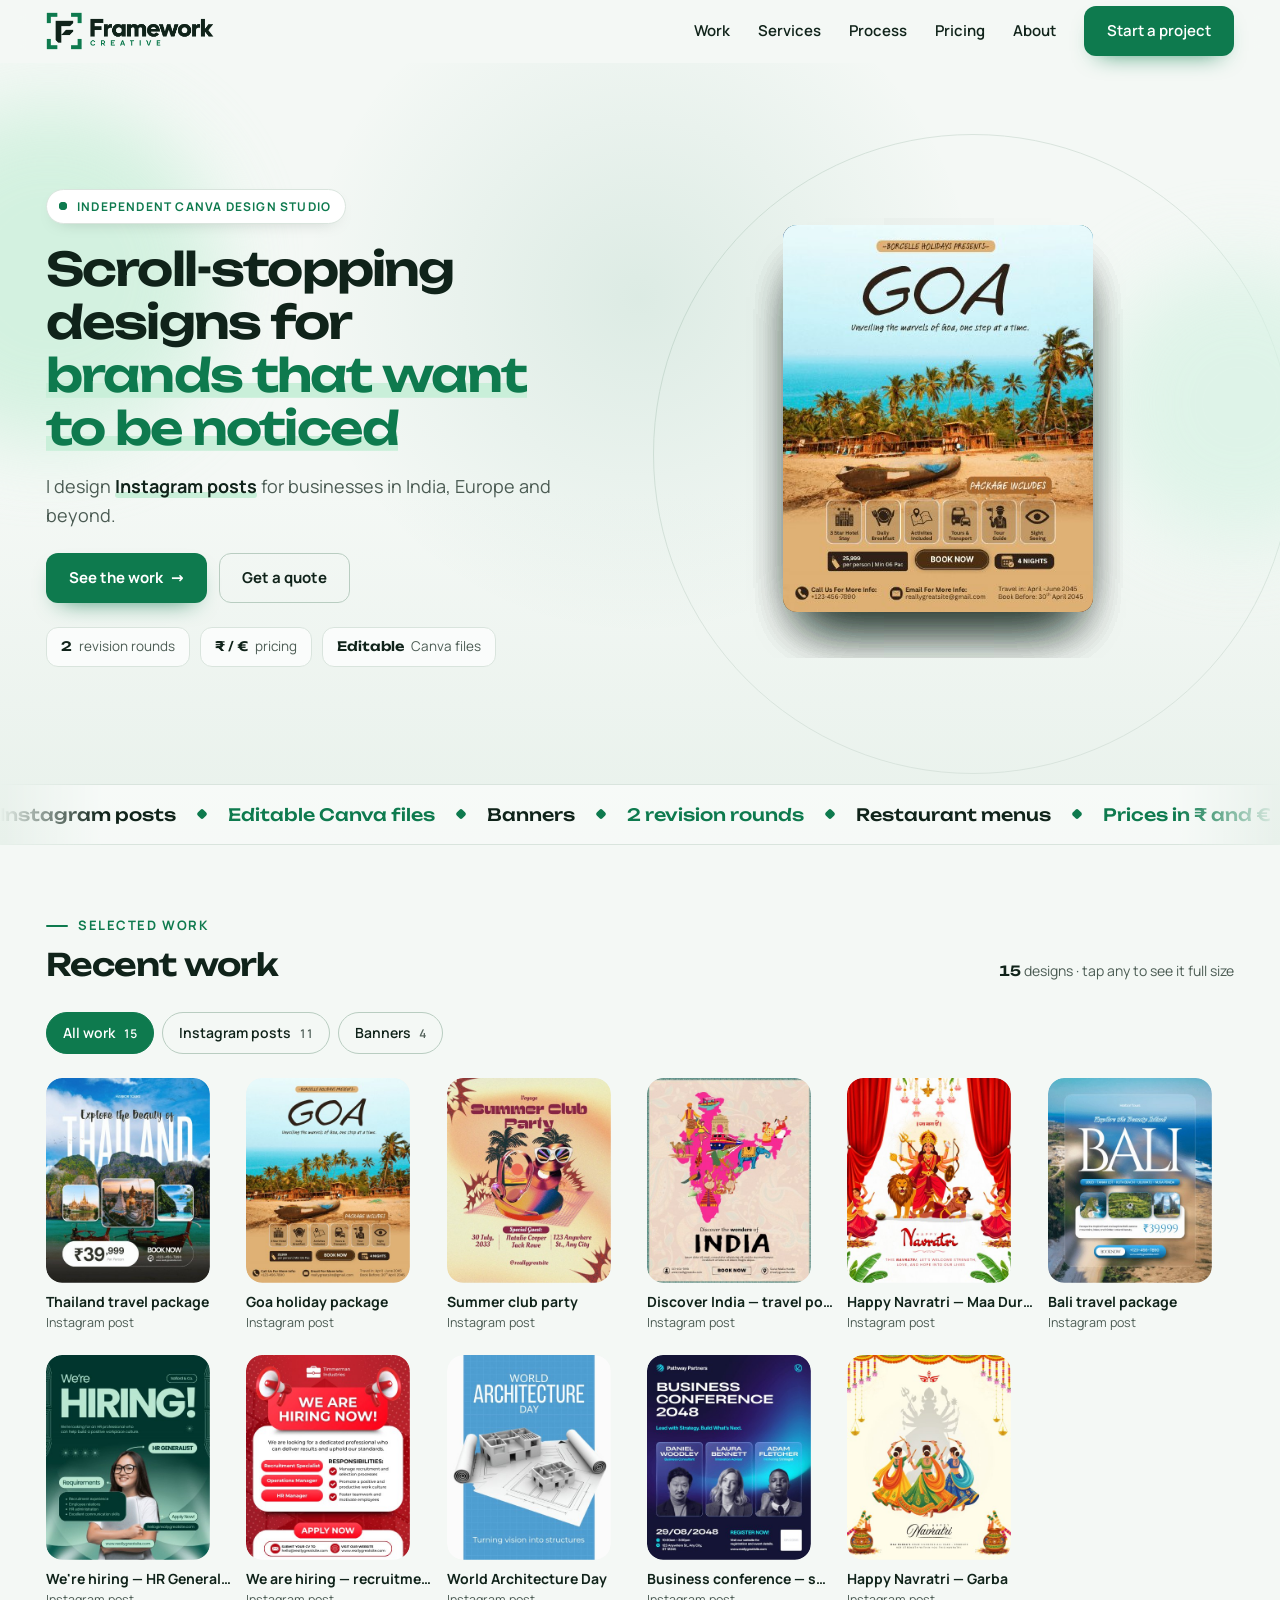
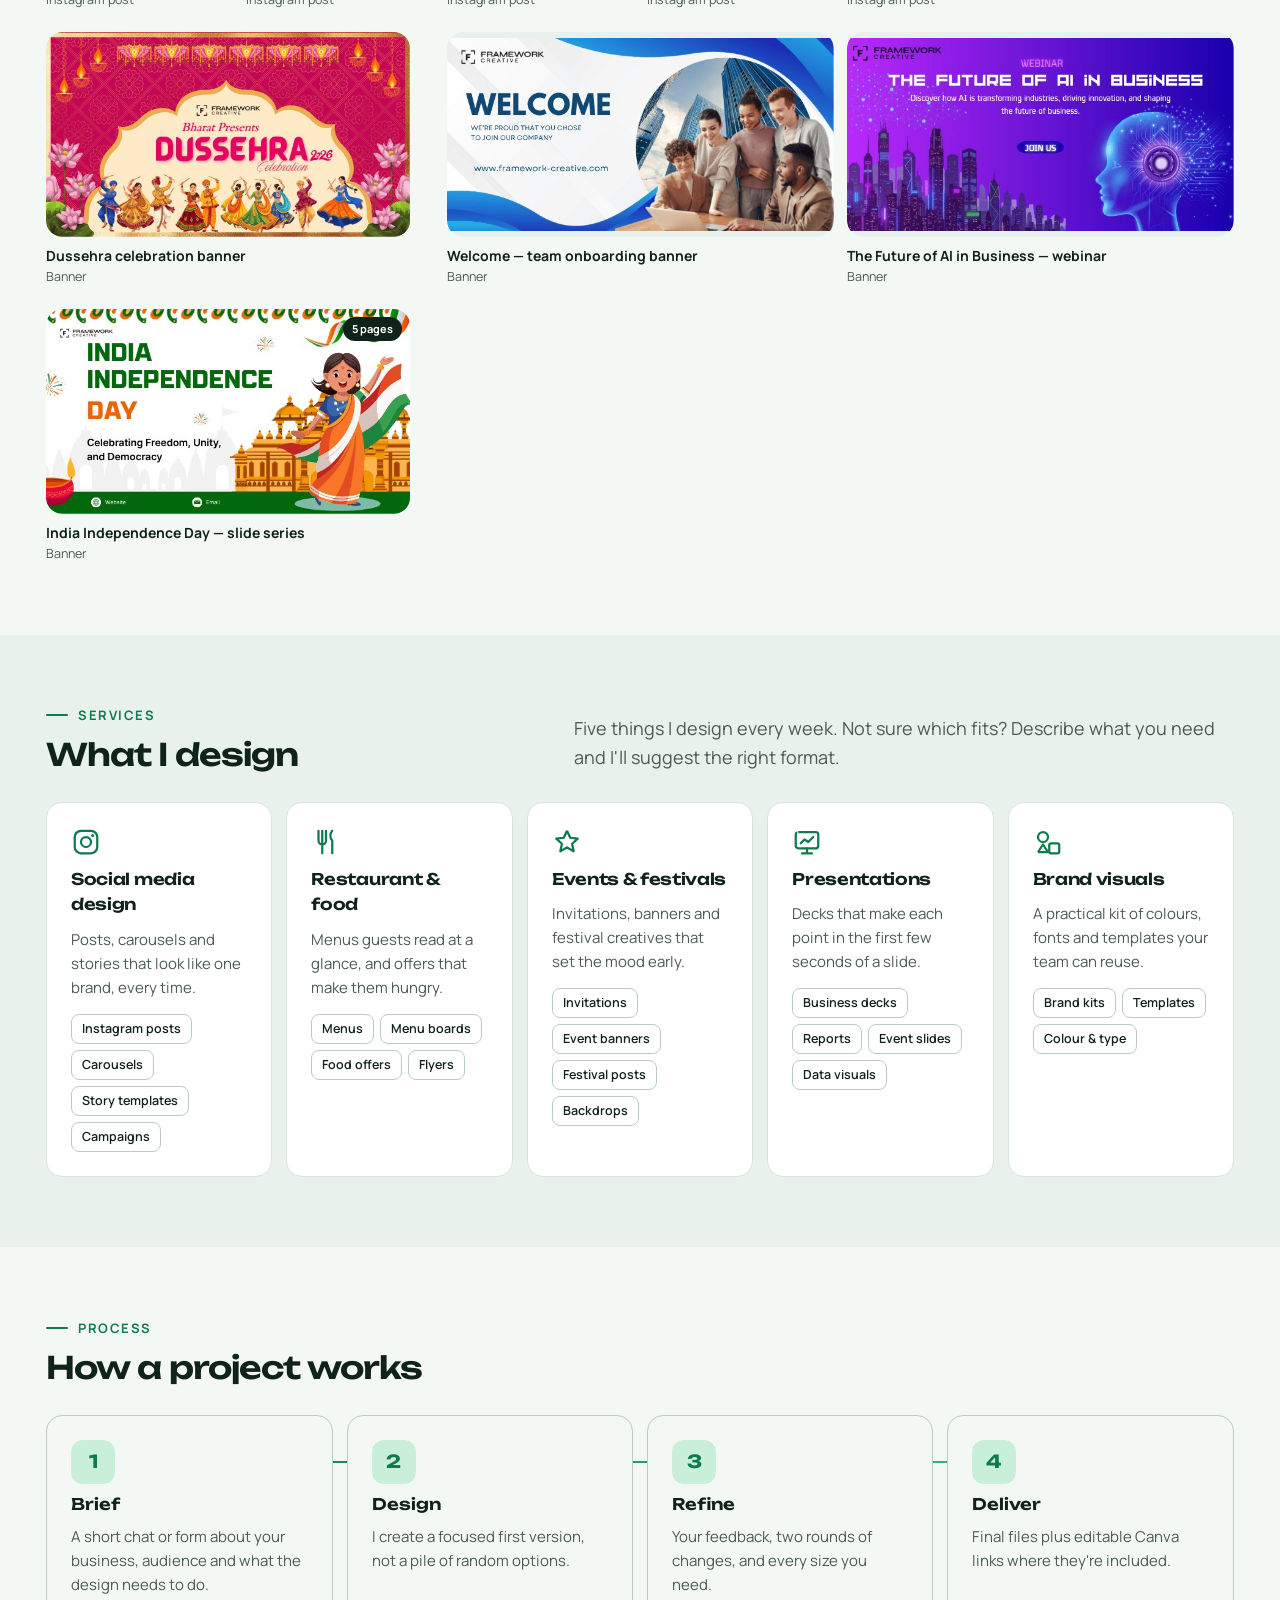
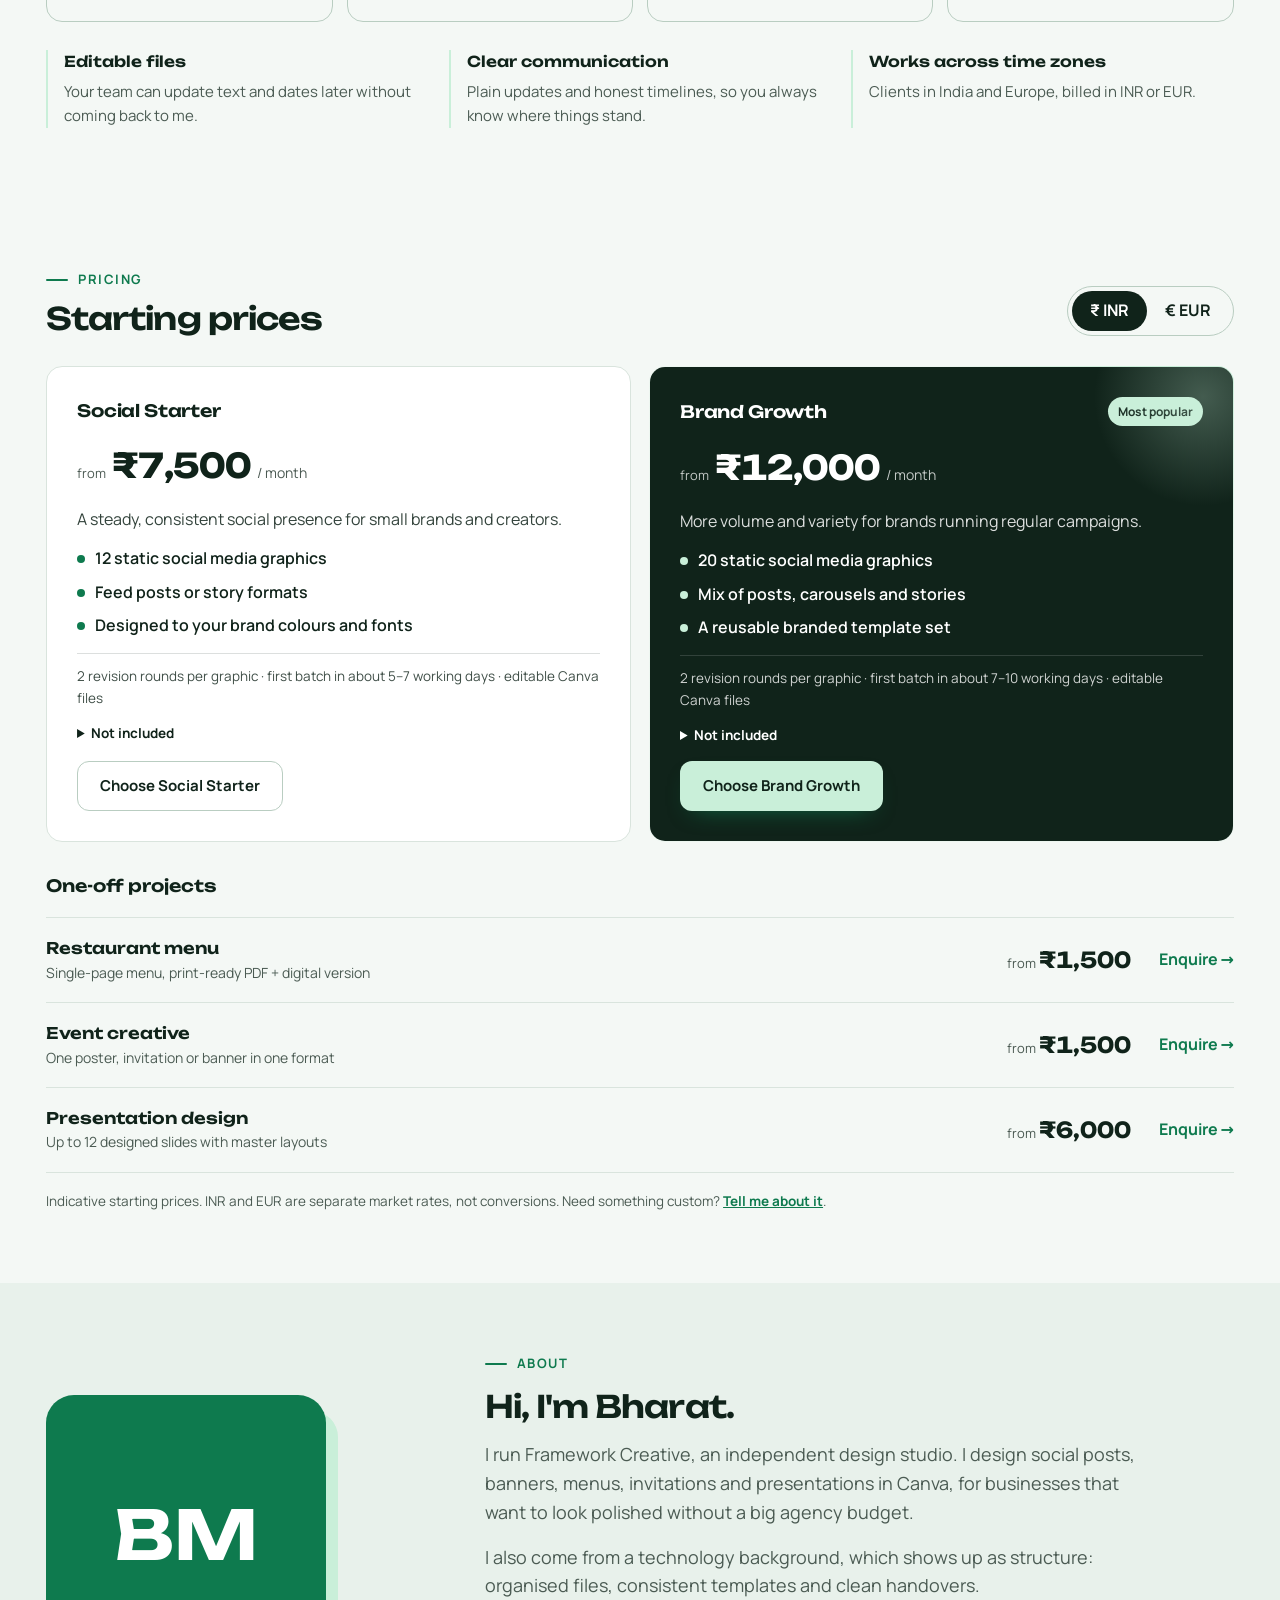
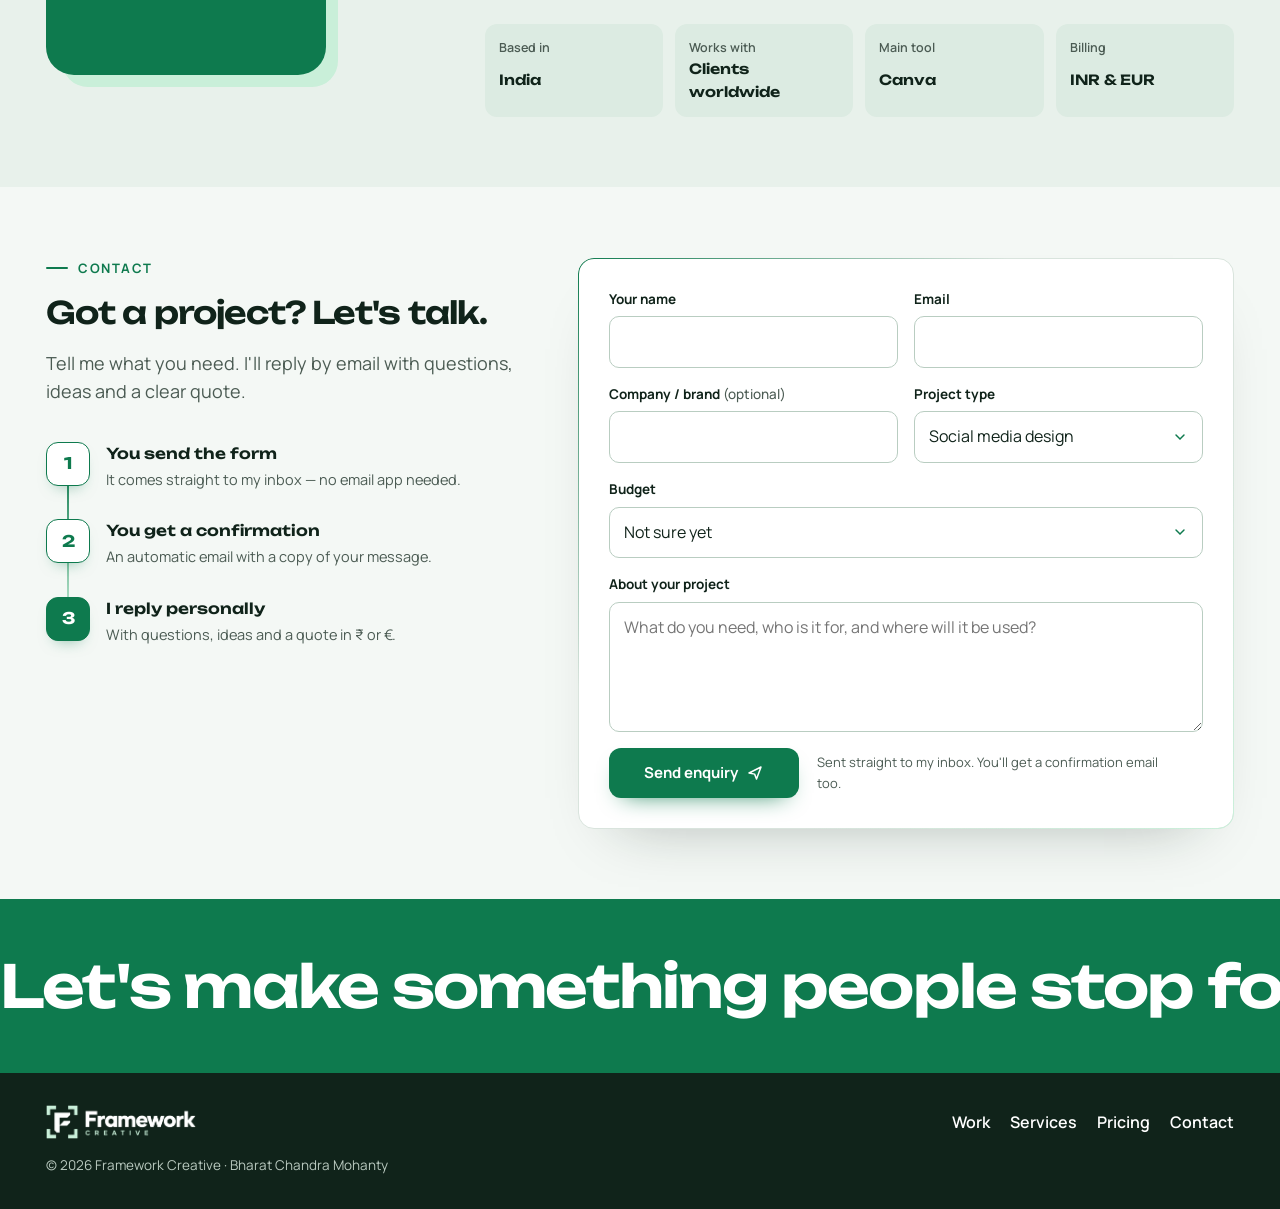
<file: index.html>
<!doctype html>
<html lang="en">
<head>
  <meta charset="utf-8">
  <meta name="viewport" content="width=device-width, initial-scale=1, viewport-fit=cover">
  <title>Framework Creative — Canva Designer for Social Media, Banners, Menus &amp; Presentations</title>
  <meta name="description" content="Framework Creative is an independent Canva design studio creating Instagram posts, banners, menus, event invites and presentations for businesses in India, Europe and worldwide. Prices in INR and EUR.">
  <!-- Replace this address with your live URL (also in og:url, og:image, sitemap.xml and robots.txt) -->
  <link rel="canonical" href="https://bharat098.github.io/framework-creative/">
  <meta name="theme-color" content="#f4f8f5">
  <meta property="og:type" content="website">
  <meta property="og:site_name" content="Framework Creative">
  <meta property="og:title" content="Framework Creative — Independent Canva design studio">
  <meta property="og:description" content="Scroll-stopping Instagram posts, banners, menus and presentations for brands in India, Europe and beyond.">
  <meta property="og:url" content="https://bharat098.github.io/framework-creative/">
  <meta property="og:image" content="https://bharat098.github.io/framework-creative/assets/images/og-image.jpg">
  <meta property="og:image:width" content="1200">
  <meta property="og:image:height" content="630">
  <meta name="twitter:card" content="summary_large_image">
  <link rel="icon" href="favicon.png" type="image/png">
  <link rel="apple-touch-icon" href="apple-touch-icon.png">
  <link rel="preload" href="assets/fonts/unbounded-latin-wght-normal.woff2" as="font" type="font/woff2" crossorigin>
  <link rel="preload" href="assets/fonts/manrope-latin-wght-normal.woff2" as="font" type="font/woff2" crossorigin>
  <link rel="stylesheet" href="css/style.css">
  <script>document.documentElement.classList.add("js");</script>
  <script type="application/ld+json">
  {"@context":"https://schema.org","@type":"ProfessionalService","name":"Framework Creative",
   "description":"Independent Canva design studio for social media graphics, banners, menus, event creatives and presentations.",
   "url":"https://bharat098.github.io/framework-creative/","areaServed":["IN","PT","DE","NL","GB","US"],
   "currenciesAccepted":"INR, EUR","founder":{"@type":"Person","name":"Bharat Chandra Mohanty"}}
  </script>
</head>
<body>
<a class="skip-link" href="#main">Skip to content</a>
<div class="progress" aria-hidden="true"><span data-progress></span></div>

<header class="site-header">
  <div class="wrap site-header__in">
    <a class="logo" href="#top"><img src="assets/brand/logo.png" alt="Framework Creative — back to top" width="1298" height="294"></a>
    <button class="menu-btn" type="button" data-menu-btn aria-expanded="false" aria-controls="nav"><span class="menu-btn__icon" aria-hidden="true"></span><span data-menu-label>Menu</span></button>
    <nav class="nav" id="nav" data-nav aria-label="Primary">
      <a href="#work">Work</a>
      <a href="#services">Services</a>
      <a href="#process">Process</a>
      <a href="#pricing">Pricing</a>
      <a href="#about">About</a>
      <a class="btn btn--primary" href="#contact">Start a project</a>
    </nav>
  </div>
</header>

<main id="main">
  <section class="hero" id="top" aria-labelledby="hero-title">
    <div class="blob blob--a" aria-hidden="true"></div>
    <div class="blob blob--b" aria-hidden="true"></div>
    <div class="wrap hero__grid">
      <div class="hero__text">
        <p class="eyebrow hero__eyebrow"><span class="pulse" aria-hidden="true"></span>Independent Canva design studio</p>
        <h1 id="hero-title" data-words>Scroll-stopping designs for <em>brands that want to be noticed</em></h1>
        <p class="lead hero__lead">
          <span class="visually-hidden">I design Instagram posts, banners, menus, invitations and presentations for businesses in India, Europe and beyond.</span>
          <span aria-hidden="true">I design <span class="rotator" data-rotator><span>Instagram posts</span><span>banners</span><span>restaurant menus</span><span>event invitations</span><span>presentations</span></span><br class="br-sm"> for businesses in India, Europe and beyond.</span>
        </p>
        <div class="hero__ctas"><a class="btn btn--primary" href="#work" data-magnetic>See the work <span class="btn__arrow" aria-hidden="true">→</span></a><a class="btn btn--ghost" href="#contact" data-magnetic>Get a quote</a></div>
        <ul class="hero__facts" aria-label="What you get">
          <li><strong>2</strong> revision rounds</li>
          <li><strong>₹ / €</strong> pricing</li>
          <li><strong>Editable</strong> Canva files</li>
        </ul>
      </div>
      <div class="flow" aria-hidden="true" data-parallax>
        <img src="assets/library/DAHX8bimy5I/1.jpg" alt="" style="--d:0s" fetchpriority="high">
        <img src="assets/library/DAHX8VGGjN0/1.jpg" alt="" style="--d:-1.8s">
        <img src="assets/library/DAHX8V1fUck/1.jpg" alt="" style="--d:-3.6s">
        <img src="assets/library/DAHX8dybkoU/1.jpg" alt="" style="--d:-5.4s">
        <img src="assets/library/DAHX8XRDrU4/1.jpg" alt="" style="--d:-7.2s">
      </div>
    </div>
    <div class="marquee" aria-hidden="true">
      <div class="marquee__track">
        <span>Instagram posts</span><span>Editable Canva files</span><span>Banners</span><span>2 revision rounds</span><span>Restaurant menus</span><span>Prices in ₹ and €</span><span>Event invitations</span><span>Clients worldwide</span><span>Presentations</span><span>Brand kits</span>
        <span>Instagram posts</span><span>Editable Canva files</span><span>Banners</span><span>2 revision rounds</span><span>Restaurant menus</span><span>Prices in ₹ and €</span><span>Event invitations</span><span>Clients worldwide</span><span>Presentations</span><span>Brand kits</span>
      </div>
    </div>
  </section>

  <section class="section work" id="work" aria-labelledby="work-title">
    <div class="wrap">
      <div class="sec-head" data-reveal data-count-up>
        <div class="sec-head__text">
          <p class="eyebrow">Selected work</p>
          <h2 class="h2" id="work-title">Recent work</h2>
        </div>
        <p class="work-count"><span class="work-count__n" data-count>15</span> designs · tap any to see it full size</p>
      </div>
      <div class="chips" role="group" aria-label="Filter designs by format" data-filters></div>
      <div class="grid" data-grid>
        <noscript><p>Please turn on JavaScript to browse the portfolio, or email me for samples.</p></noscript>
      </div>
    </div>
  </section>

  <section class="section services" id="services" aria-labelledby="services-title">
    <div class="wrap">
      <div class="sec-head" data-reveal>
        <div class="sec-head__text">
          <p class="eyebrow">Services</p>
          <h2 class="h2" id="services-title">What I design</h2>
        </div>
        <p class="lead">Five things I design every week. Not sure which fits? Describe what you need and I'll suggest the right format.</p>
      </div>
      <div class="svc-grid">
        <article class="svc" data-reveal>
          <svg class="svc__icon" viewBox="0 0 24 24" aria-hidden="true"><rect x="3" y="3" width="18" height="18" rx="5" fill="none" stroke="currentColor" stroke-width="1.8"/><circle cx="12" cy="12" r="4" fill="none" stroke="currentColor" stroke-width="1.8"/><circle cx="17.3" cy="6.7" r="1.2" fill="currentColor"/></svg>
          <h3 class="svc__title">Social media design</h3>
          <p class="svc__text">Posts, carousels and stories that look like one brand, every time.</p>
          <ul class="svc__tags"><li>Instagram posts</li><li>Carousels</li><li>Story templates</li><li>Campaigns</li></ul>
        </article>
        <article class="svc" data-reveal>
          <svg class="svc__icon" viewBox="0 0 24 24" aria-hidden="true"><path d="M6 3v8a3 3 0 0 0 6 0V3M9 3v18M17 3c-2 2-2 6 0 8v10" fill="none" stroke="currentColor" stroke-width="1.8" stroke-linecap="round"/></svg>
          <h3 class="svc__title">Restaurant &amp; food</h3>
          <p class="svc__text">Menus guests read at a glance, and offers that make them hungry.</p>
          <ul class="svc__tags"><li>Menus</li><li>Menu boards</li><li>Food offers</li><li>Flyers</li></ul>
        </article>
        <article class="svc" data-reveal>
          <svg class="svc__icon" viewBox="0 0 24 24" aria-hidden="true"><path d="M12 3l2.6 5.6 6 .7-4.5 4.1 1.2 6L12 16.4 6.7 19.4l1.2-6L3.4 9.3l6-.7z" fill="none" stroke="currentColor" stroke-width="1.8" stroke-linejoin="round"/></svg>
          <h3 class="svc__title">Events &amp; festivals</h3>
          <p class="svc__text">Invitations, banners and festival creatives that set the mood early.</p>
          <ul class="svc__tags"><li>Invitations</li><li>Event banners</li><li>Festival posts</li><li>Backdrops</li></ul>
        </article>
        <article class="svc" data-reveal>
          <svg class="svc__icon" viewBox="0 0 24 24" aria-hidden="true"><rect x="3" y="4" width="18" height="13" rx="2" fill="none" stroke="currentColor" stroke-width="1.8"/><path d="M8 21h8M12 17v4M7 13l3-3 3 2 4-4" fill="none" stroke="currentColor" stroke-width="1.8" stroke-linecap="round" stroke-linejoin="round"/></svg>
          <h3 class="svc__title">Presentations</h3>
          <p class="svc__text">Decks that make each point in the first few seconds of a slide.</p>
          <ul class="svc__tags"><li>Business decks</li><li>Reports</li><li>Event slides</li><li>Data visuals</li></ul>
        </article>
        <article class="svc" data-reveal>
          <svg class="svc__icon" viewBox="0 0 24 24" aria-hidden="true"><circle cx="8" cy="8" r="4" fill="none" stroke="currentColor" stroke-width="1.8"/><rect x="13" y="13" width="8" height="8" rx="1.5" fill="none" stroke="currentColor" stroke-width="1.8"/><path d="M4 20l4-6 4 6z" fill="none" stroke="currentColor" stroke-width="1.8" stroke-linejoin="round"/></svg>
          <h3 class="svc__title">Brand visuals</h3>
          <p class="svc__text">A practical kit of colours, fonts and templates your team can reuse.</p>
          <ul class="svc__tags"><li>Brand kits</li><li>Templates</li><li>Colour &amp; type</li></ul>
        </article>
      </div>
    </div>
  </section>

  <section class="section process" id="process" aria-labelledby="process-title">
    <div class="wrap">
      <div class="sec-head" data-reveal>
        <div class="sec-head__text">
          <p class="eyebrow">Process</p>
          <h2 class="h2" id="process-title">How a project works</h2>
        </div>
      </div>
      <ol class="steps" data-reveal>
        <li class="step"><span class="step__n">1</span><h3 class="step__title">Brief</h3><p>A short chat or form about your business, audience and what the design needs to do.</p></li>
        <li class="step"><span class="step__n">2</span><h3 class="step__title">Design</h3><p>I create a focused first version, not a pile of random options.</p></li>
        <li class="step"><span class="step__n">3</span><h3 class="step__title">Refine</h3><p>Your feedback, two rounds of changes, and every size you need.</p></li>
        <li class="step"><span class="step__n">4</span><h3 class="step__title">Deliver</h3><p>Final files plus editable Canva links where they're included.</p></li>
      </ol>
      <div class="whys">
        <div class="why" data-reveal><h3 class="why__title">Editable files</h3><p>Your team can update text and dates later without coming back to me.</p></div>
        <div class="why" data-reveal><h3 class="why__title">Clear communication</h3><p>Plain updates and honest timelines, so you always know where things stand.</p></div>
        <div class="why" data-reveal><h3 class="why__title">Works across time zones</h3><p>Clients in India and Europe, billed in INR or EUR.</p></div>
      </div>
    </div>
  </section>

  <section class="section pricing" id="pricing" aria-labelledby="pricing-title">
    <div class="wrap">
      <div class="sec-head" data-reveal>
        <div class="sec-head__text">
          <p class="eyebrow">Pricing</p>
          <h2 class="h2" id="pricing-title">Starting prices</h2>
        </div>
        <div class="cur" role="group" aria-label="Show prices in">
          <button type="button" data-cur="INR" aria-pressed="true">₹ INR</button>
          <button type="button" data-cur="EUR" aria-pressed="false">€ EUR</button>
        </div>
      </div>
      <div class="plans" data-plans></div>
      <h3 class="oneoff-title">One-off projects</h3>
      <div class="oneoffs" data-oneoff></div>
      <p class="price-note">Indicative starting prices. INR and EUR are separate market rates, not conversions. Need something custom? <a href="#contact">Tell me about it</a>.</p>
    </div>
  </section>

  <section class="section about" id="about" aria-labelledby="about-title">
    <div class="wrap about__in">
      <!-- To use your photo: replace this div with <img class="about__photo" src="assets/images/portrait.jpg" alt="Bharat Chandra Mohanty"> -->
      <div class="about__badge" data-reveal aria-hidden="true"><span>BM</span></div>
      <div class="about__text" data-reveal>
        <p class="eyebrow">About</p>
        <h2 class="h2" id="about-title">Hi, I'm Bharat.</h2>
        <p class="lead">I run Framework Creative, an independent design studio. I design social posts, banners, menus, invitations and presentations in Canva, for businesses that want to look polished without a big agency budget.</p>
        <p class="lead">I also come from a technology background, which shows up as structure: organised files, consistent templates and clean handovers.</p>
        <ul class="facts">
          <li><span class="facts__k">Based in</span><span class="facts__v">India</span></li>
          <li><span class="facts__k">Works with</span><span class="facts__v">Clients worldwide</span></li>
          <li><span class="facts__k">Main tool</span><span class="facts__v">Canva</span></li>
          <li><span class="facts__k">Billing</span><span class="facts__v">INR &amp; EUR</span></li>
        </ul>
      </div>
    </div>
  </section>

  <section class="section contact" id="contact" aria-labelledby="contact-title">
    <div class="wrap contact__in">
      <div class="contact__side" data-reveal>
        <p class="eyebrow">Contact</p>
        <h2 class="h2" id="contact-title">Got a project? Let's talk.</h2>
        <p class="lead">Tell me what you need. I'll reply by email with questions, ideas and a clear quote.</p>
        <ol class="next">
          <li class="next__item"><span class="next__n" aria-hidden="true">1</span><div><h3 class="next__t">You send the form</h3><p>It comes straight to my inbox — no email app needed.</p></div></li>
          <li class="next__item"><span class="next__n" aria-hidden="true">2</span><div><h3 class="next__t">You get a confirmation</h3><p>An automatic email with a copy of your message.</p></div></li>
          <li class="next__item"><span class="next__n" aria-hidden="true">3</span><div><h3 class="next__t">I reply personally</h3><p>With questions, ideas and a quote in ₹ or €.</p></div></li>
        </ol>
        <div class="social" data-links></div>
      </div>
      <form class="form" data-form novalidate data-reveal>
        <div class="field"><label for="f-name">Your name</label><input id="f-name" name="name" autocomplete="name"></div>
        <div class="field"><label for="f-email">Email</label><input id="f-email" name="email" type="email" autocomplete="email"></div>
        <div class="field"><label for="f-company">Company / brand <span class="opt">(optional)</span></label><input id="f-company" name="company" autocomplete="organization"></div>
        <div class="field"><label for="f-type">Project type</label>
          <select id="f-type" name="type">
            <option>Social media design</option>
            <option>Social Starter (monthly)</option>
            <option>Brand Growth (monthly)</option>
            <option>Restaurant menu</option>
            <option>Event creative</option>
            <option>Presentation design</option>
            <option>Brand visuals</option>
            <option>Something custom</option>
          </select>
        </div>
        <div class="field field--full"><label for="f-budget">Budget</label>
          <select id="f-budget" name="budget">
            <option>Not sure yet</option>
            <option>Under ₹5,000 / €75</option>
            <option>₹5,000–15,000 / €75–200</option>
            <option>₹15,000–40,000 / €200–500</option>
            <option>₹40,000+ / €500+</option>
          </select>
        </div>
        <div class="field field--full"><label for="f-msg">About your project</label><textarea id="f-msg" name="message" placeholder="What do you need, who is it for, and where will it be used?"></textarea></div>
        <div class="hp" aria-hidden="true"><label for="f-website">Leave this empty</label><input id="f-website" name="_gotcha" tabindex="-1" autocomplete="off"></div>
        <div class="form__foot"><button class="btn btn--primary btn--send" type="submit" data-submit><span data-submit-label>Send enquiry</span><svg class="send-ico" viewBox="0 0 24 24" aria-hidden="true"><path d="M4 12l16-8-6 16-2.5-6.5z" fill="none" stroke="currentColor" stroke-width="2" stroke-linejoin="round"/></svg></button><p class="form__mode" data-form-mode></p></div>
        <p class="form__status" role="status" aria-live="polite" data-status></p>
      </form>
      <div class="sent" data-sent hidden tabindex="-1" role="status">
        <svg class="sent__check" viewBox="0 0 52 52" aria-hidden="true"><circle cx="26" cy="26" r="24" fill="none" stroke="currentColor" stroke-width="3"/><path d="M15 27l7 7 15-16" fill="none" stroke="currentColor" stroke-width="3.5" stroke-linecap="round" stroke-linejoin="round"/></svg>
        <h3 class="sent__title">Thanks, <span data-sent-name></span> — message sent!</h3>
        <p>A confirmation is on its way to <strong data-sent-email></strong>. If you don't see it, check your spam folder.</p>
        <p>I'll reply personally by email.</p>
      </div>
    </div>
  </section>
  <section class="cta-band" aria-label="Start a project">
    <a class="cta-band__link" href="#contact">
      <span class="cta-band__track" aria-hidden="true"><span>Let's make something people stop for</span><span class="cta-band__star">✦</span><span>Start a project</span><span class="cta-band__star">✦</span><span>Let's make something people stop for</span><span class="cta-band__star">✦</span><span>Start a project</span><span class="cta-band__star">✦</span></span>
      <span class="visually-hidden">Start a project — go to the contact form</span>
    </a>
  </section>
</main>

<footer class="site-footer">
  <div class="wrap footer__in">
    <p class="footer__brand"><img src="assets/brand/logo-white.png" alt="Framework Creative" width="1298" height="294" loading="lazy"></p>
    <nav class="footer__nav" aria-label="Footer"><a href="#work">Work</a><a href="#services">Services</a><a href="#pricing">Pricing</a><a href="#contact">Contact</a></nav>
    <p class="footer__copy">© <span data-year>2026</span> Framework Creative · <span data-founder>Bharat Chandra Mohanty</span></p>
  </div>
</footer>

<button class="to-top" type="button" data-to-top aria-label="Back to top"><svg viewBox="0 0 24 24" aria-hidden="true"><path d="M12 19V5M5 12l7-7 7 7" fill="none" stroke="currentColor" stroke-width="2.2"/></svg></button>

<dialog class="viewer" aria-labelledby="v-title" data-viewer>
  <div class="viewer__bar">
    <div><h2 class="viewer__title" id="v-title" data-v-title></h2><p class="viewer__meta" data-v-meta></p></div>
    <div class="viewer__nav">
      <button class="icon-btn" type="button" data-v-prev aria-label="Previous design"><svg viewBox="0 0 24 24" aria-hidden="true"><path d="M15 5l-7 7 7 7" fill="none" stroke="currentColor" stroke-width="2"/></svg></button>
      <button class="icon-btn" type="button" data-v-next aria-label="Next design"><svg viewBox="0 0 24 24" aria-hidden="true"><path d="M9 5l7 7-7 7" fill="none" stroke="currentColor" stroke-width="2"/></svg></button>
      <button class="icon-btn icon-btn--solid" type="button" data-v-close aria-label="Close"><svg viewBox="0 0 24 24" aria-hidden="true"><path d="M6 6l12 12M18 6L6 18" fill="none" stroke="currentColor" stroke-width="2"/></svg></button>
    </div>
  </div>
  <div class="viewer__stage" data-v-stage></div>
  <div class="viewer__foot">
    <div class="v-pages" data-v-pages></div>
    <button class="btn btn--primary" type="button" data-v-similar>Start a similar project</button>
  </div>
</dialog>

<script src="js/config.js"></script>
<script src="js/library.js"></script>
<script src="js/site.js"></script>
</body>
</html>
</file>
<file: css/style.css>
/* =====================================================================
   FRAMEWORK CREATIVE — styles
   1. Fonts  2. Tokens  3. Base  4. Components  5. Sections
   6. Animations  7. Reduced motion
   Change colours in section 2 only; everything else reads from them.
   ===================================================================== */

/* ---------- 1. Fonts (self-hosted, SIL Open Font License — see assets/fonts) ---------- */
@font-face{font-family:"Unbounded";font-style:normal;font-display:swap;font-weight:200 900;src:url(../assets/fonts/unbounded-latin-ext-wght-normal.woff2) format("woff2-variations");unicode-range:U+0100-02BA,U+02BD-02C5,U+02C7-02CC,U+02CE-02D7,U+02DD-02FF,U+0304,U+0308,U+0329,U+1D00-1DBF,U+1E00-1E9F,U+1EF2-1EFF,U+2020,U+20A0-20AB,U+20AD-20C0,U+2113,U+2C60-2C7F,U+A720-A7FF}
@font-face{font-family:"Unbounded";font-style:normal;font-display:swap;font-weight:200 900;src:url(../assets/fonts/unbounded-latin-wght-normal.woff2) format("woff2-variations");unicode-range:U+0000-00FF,U+0131,U+0152-0153,U+02BB-02BC,U+02C6,U+02DA,U+02DC,U+0304,U+0308,U+0329,U+2000-206F,U+20AC,U+2122,U+2191,U+2193,U+2212,U+2215,U+FEFF,U+FFFD}
@font-face{font-family:"Manrope";font-style:normal;font-display:swap;font-weight:200 800;src:url(../assets/fonts/manrope-latin-ext-wght-normal.woff2) format("woff2-variations");unicode-range:U+0100-02BA,U+02BD-02C5,U+02C7-02CC,U+02CE-02D7,U+02DD-02FF,U+0304,U+0308,U+0329,U+1D00-1DBF,U+1E00-1E9F,U+1EF2-1EFF,U+2020,U+20A0-20AB,U+20AD-20C0,U+2113,U+2C60-2C7F,U+A720-A7FF}
@font-face{font-family:"Manrope";font-style:normal;font-display:swap;font-weight:200 800;src:url(../assets/fonts/manrope-latin-wght-normal.woff2) format("woff2-variations");unicode-range:U+0000-00FF,U+0131,U+0152-0153,U+02BB-02BC,U+02C6,U+02DA,U+02DC,U+0304,U+0308,U+0329,U+2000-206F,U+20AC,U+2122,U+2191,U+2193,U+2212,U+2215,U+FEFF,U+FFFD}

/* ---------- 2. Tokens ---------- */
:root{
  --bg:#f4f8f5;          /* page background (soft mint white) */
  --surface:#e8f1eb;     /* alternate section background */
  --soft:#dcebe2;
  --card:#ffffff;
  --line:#d9e4dd;
  --line-strong:#b9cdc1;
  --fg:#10231a;          /* text (deep green) */
  --muted:#4b5b53;
  --accent:#0e7a4e;      /* emerald */
  --accent-fg:#ffffff;
  --mint:#c9efd9;
  --plan-hl-bg:#10231a; --plan-hl-fg:#ffffff;
  --viewer-bg:#0d1d15;  --viewer-fg:#ffffff;
  --input-bg:#ffffff; --danger:#b42318; --ok:#0e7a4e;
  --radius-btn:12px; --radius-card:16px; --radius-input:10px;
  --font-d:"Unbounded","Arial Black","Segoe UI",system-ui,sans-serif;
  --font-b:"Manrope","Segoe UI",system-ui,sans-serif;
  --ease:cubic-bezier(.16,1,.3,1);
}

/* ---------- 3. Base ---------- */
*,*::before,*::after{box-sizing:border-box}
html{scroll-behavior:smooth;scroll-padding-top:84px;-webkit-text-size-adjust:100%}
html.no-scroll{overflow:hidden}
body{margin:0;background:var(--bg);color:var(--fg);font-family:var(--font-b);font-size:16px;line-height:1.6;-webkit-font-smoothing:antialiased;overflow-x:hidden}
h1,h2,h3,h4,p,ul,ol,figure{margin:0}
ul{padding:0;list-style:none}
a{color:inherit}
img{display:block;max-width:100%;height:auto}
button,input,select,textarea{font:inherit;color:inherit}
button{cursor:pointer}
:focus-visible{outline:2px solid var(--accent);outline-offset:3px}
::selection{background:var(--mint);color:var(--fg)}
.wrap{width:100%;max-width:1360px;margin-inline:auto;padding-left:max(clamp(20px,3.6vw,48px),env(safe-area-inset-left,0px));padding-right:max(clamp(20px,3.6vw,48px),env(safe-area-inset-right,0px))}
.section{padding-block:clamp(44px,5.5vw,76px)}
.visually-hidden{position:absolute!important;width:1px;height:1px;overflow:hidden;clip-path:inset(50%);white-space:nowrap}
.skip-link{position:absolute;left:12px;top:-60px;z-index:100;padding:10px 16px;border-radius:10px;background:var(--fg);color:#fff;font-weight:700;text-decoration:none;transition:top .2s}
.skip-link:focus{top:12px}
.eyebrow{display:inline-flex;align-items:center;gap:10px;font-size:13px;font-weight:700;letter-spacing:.12em;text-transform:uppercase;color:var(--accent)}
.h2{font-family:var(--font-d);font-weight:600;font-size:clamp(22px,2.7vw,31px);line-height:1.1;letter-spacing:-.03em;text-wrap:balance}
.lead{font-size:clamp(16px,1.6vw,18px);color:var(--muted);max-width:60ch}
.sec-head{display:flex;flex-wrap:wrap;align-items:flex-end;justify-content:space-between;gap:16px 40px;margin-bottom:clamp(20px,2.6vw,30px)}
.sec-head__text{display:grid;gap:12px;justify-items:start;min-width:0}

/* ---------- 4. Components ---------- */
/* Buttons (with a light "shine" sweep on hover) */
.btn{position:relative;overflow:hidden;isolation:isolate;display:inline-flex;align-items:center;justify-content:center;gap:8px;min-height:48px;padding:12px 22px;border-radius:var(--radius-btn);font-weight:700;font-size:15px;text-decoration:none;border:1.5px solid transparent;transition:transform .25s ease,background .25s ease,color .25s ease,border-color .25s ease,box-shadow .25s ease}
.btn:hover{transform:translateY(-2px)}
.btn:active{transform:translateY(0) scale(.98)}
.btn--primary{background:var(--accent);color:var(--accent-fg);box-shadow:0 10px 24px -14px var(--accent)}
.btn--primary:hover{box-shadow:0 16px 30px -14px var(--accent)}
.btn--primary::after{content:"";position:absolute;inset:0;z-index:-1;background:linear-gradient(105deg,transparent 35%,rgba(255,255,255,.35) 50%,transparent 65%);transform:translateX(-120%);transition:transform .7s var(--ease)}
.btn--primary:hover::after{transform:translateX(120%)}
.btn--ghost{border-color:var(--line-strong);color:var(--fg);background:transparent}
.btn--ghost:hover{border-color:var(--fg);background:var(--card)}
.btn[disabled]{opacity:.7;cursor:progress;transform:none}

/* Scroll progress bar */
.progress{position:fixed;left:0;right:0;top:0;z-index:60;height:3px;pointer-events:none}
.progress span{display:block;height:100%;background:linear-gradient(90deg,var(--accent),#3fbf85);transform:scaleX(0);transform-origin:0 50%}

/* Header */
.site-header{position:sticky;top:0;z-index:50;padding-top:env(safe-area-inset-top,0px);background:color-mix(in srgb,var(--bg) 86%,transparent);-webkit-backdrop-filter:blur(12px);backdrop-filter:blur(12px);border-bottom:1px solid transparent;transition:border-color .3s,box-shadow .3s}
.site-header.is-scrolled{border-bottom-color:var(--line);box-shadow:0 8px 24px -18px rgba(16,35,26,.4)}
.site-header__in{position:relative;display:flex;align-items:center;justify-content:space-between;gap:20px;min-height:62px}
.logo{display:flex;align-items:center;gap:10px;text-decoration:none;font-family:var(--font-d);font-weight:600;font-size:15px;letter-spacing:-.01em;white-space:nowrap}
.logo__dot{width:14px;height:14px;border-radius:4px;background:var(--accent);box-shadow:6px 6px 0 -2px var(--mint);transition:transform .5s var(--ease)}
.logo:hover .logo__dot{transform:rotate(90deg)}
.nav{display:flex;align-items:center;gap:28px}
.nav a{text-decoration:none;font-weight:600;font-size:15px}
.nav a:not(.btn){position:relative;padding-block:6px}
.nav a:not(.btn)::after{content:"";position:absolute;left:0;right:0;bottom:0;height:2px;border-radius:2px;background:var(--accent);transform:scaleX(0);transform-origin:right;transition:transform .35s var(--ease)}
.nav a:not(.btn):hover{color:var(--accent)}
.nav a:not(.btn):hover::after{transform:scaleX(1);transform-origin:left}
.menu-btn{display:none;min-height:44px;padding:8px 14px;border-radius:var(--radius-btn);border:1.5px solid var(--line-strong);background:transparent;font-weight:700}
@media (max-width:880px){
  .menu-btn{display:inline-flex;align-items:center;gap:8px;transition:background .2s,border-color .2s}
  .menu-btn[aria-expanded="true"]{background:var(--fg);border-color:var(--fg);color:#fff}
  .menu-btn__icon{position:relative;width:16px;height:12px}
  .menu-btn__icon::before,.menu-btn__icon::after{content:"";position:absolute;left:0;right:0;height:2px;border-radius:2px;background:currentColor;transition:transform .3s var(--ease),top .3s var(--ease)}
  .menu-btn__icon::before{top:2px}.menu-btn__icon::after{top:8px}
  .menu-btn[aria-expanded="true"] .menu-btn__icon::before{top:5px;transform:rotate(45deg)}
  .menu-btn[aria-expanded="true"] .menu-btn__icon::after{top:5px;transform:rotate(-45deg)}
  /* Dropdown card, inset from the screen edges, page dimmed behind it */
  .nav{position:absolute;left:max(12px,env(safe-area-inset-left,0px));right:max(12px,env(safe-area-inset-right,0px));top:calc(100% + 6px);display:none;flex-direction:column;align-items:stretch;gap:2px;padding:10px;background:var(--card);border:1px solid var(--line);border-radius:18px;box-shadow:0 24px 48px -18px rgba(16,35,26,.45),0 0 0 100vmax rgba(16,35,26,.28)}
  .nav.is-open{display:flex;animation:drop .3s var(--ease)}
  .nav a:not(.btn){display:flex;align-items:center;justify-content:space-between;min-height:50px;padding:10px 14px;border-radius:12px;font-size:17px}
  .nav a:not(.btn):hover,.nav a:not(.btn):active{background:var(--surface);color:var(--accent)}
  .nav a:not(.btn)::after{content:"\2192";position:static;height:auto;width:auto;background:none;transform:none;color:var(--line-strong);font-weight:700;transition:transform .3s var(--ease),color .2s}
  .nav a:not(.btn):hover::after{transform:translateX(4px);color:var(--accent)}
  .nav .btn{margin-top:8px;min-height:52px}
  .nav.is-open a{animation:rise .45s var(--ease) both}
  .nav.is-open a:nth-child(2){animation-delay:.04s}.nav.is-open a:nth-child(3){animation-delay:.08s}.nav.is-open a:nth-child(4){animation-delay:.12s}.nav.is-open a:nth-child(5){animation-delay:.16s}.nav.is-open a:nth-child(6){animation-delay:.2s}
}

/* Back to top */
.to-top{position:fixed;right:max(18px,env(safe-area-inset-right,0px));bottom:max(18px,env(safe-area-inset-bottom,0px));z-index:40;width:48px;height:48px;border-radius:50%;border:0;display:grid;place-items:center;background:var(--fg);color:#fff;box-shadow:0 12px 24px -12px rgba(16,35,26,.6);opacity:0;visibility:hidden;transform:translateY(16px) scale(.9);transition:opacity .3s,transform .4s var(--ease),visibility .3s,background .2s}
.to-top svg{width:20px;height:20px}
.to-top.is-visible{opacity:1;visibility:visible;transform:none}
.to-top:hover{background:var(--accent)}

/* Portfolio */
.chips{display:flex;flex-wrap:wrap;gap:8px;margin-bottom:24px}
.chip{display:inline-flex;align-items:center;gap:8px;min-height:42px;padding:8px 16px;border-radius:999px;border:1.5px solid var(--line-strong);background:transparent;font-weight:600;font-size:14px;transition:background .25s,border-color .25s,color .25s,transform .25s}
.chip:hover{border-color:var(--accent);transform:translateY(-1px)}
.chip__n{font-size:12px;opacity:.7;font-variant-numeric:tabular-nums}
.chip[aria-pressed="true"]{background:var(--accent);border-color:var(--accent);color:var(--accent-fg)}
.work-count{font-size:14px;color:var(--muted)}
.work-count__n{font-family:var(--font-d);font-weight:600;color:var(--fg);font-variant-numeric:tabular-nums}
.grid{display:grid;grid-template-columns:repeat(auto-fill,minmax(160px,1fr));grid-auto-flow:dense;gap:22px 14px}
.w-card{display:flex;flex-direction:column;gap:10px;padding:0;border:0;background:none;text-align:left;min-width:0;border-radius:var(--radius-card)}
.w-card[hidden]{display:none}
.w-card--wide{grid-column:span 2}
.w-card__img{--rx:0deg;--ry:0deg;position:relative;display:block;height:clamp(180px,16vw,230px);overflow:hidden;border-radius:var(--radius-card);background:var(--surface);transform:perspective(800px) rotateX(var(--rx)) rotateY(var(--ry));transition:transform .4s var(--ease),box-shadow .4s var(--ease)}
.w-card:hover .w-card__img{box-shadow:0 22px 34px -22px rgba(16,35,26,.55)}
.w-card__img img{width:100%;height:100%;object-fit:cover;object-position:center top;transition:transform .6s var(--ease)}
.w-card--wide .w-card__img img{object-fit:contain;object-position:center}
.w-card:hover .w-card__img img,.w-card:focus-visible .w-card__img img{transform:scale(1.05)}
.w-card__pages{position:absolute;right:8px;top:8px;padding:3px 9px;border-radius:999px;background:var(--fg);color:#fff;font-size:11px;font-weight:700}
.w-card__zoom{position:absolute;left:50%;top:50%;width:46px;height:46px;margin:-23px 0 0 -23px;display:grid;place-items:center;border-radius:50%;background:var(--accent);color:#fff;box-shadow:0 10px 20px -8px rgba(0,0,0,.4);opacity:0;transform:scale(.6) rotate(-90deg);transition:opacity .3s,transform .45s var(--ease)}
.w-card__zoom svg{width:20px;height:20px}
.w-card:hover .w-card__zoom,.w-card:focus-visible .w-card__zoom{opacity:1;transform:none}
.w-card__meta{display:grid;gap:2px;min-width:0}
.w-card__title{font-weight:700;font-size:14px;line-height:1.3;white-space:nowrap;overflow:hidden;text-overflow:ellipsis}
.w-card__type{font-size:12.5px;color:var(--muted)}
@media (max-width:560px){.grid{grid-template-columns:repeat(2,minmax(0,1fr));gap:18px 10px}.w-card__img{height:52vw}}

/* Viewer (popup) */
.viewer{width:min(1100px,calc(100vw - 24px));max-width:none;max-height:calc(100dvh - 24px);padding:0;border:0;border-radius:var(--radius-card);background:var(--viewer-bg);color:var(--viewer-fg);overflow:hidden}
.viewer[open]{display:flex;flex-direction:column;animation:pop-in .35s var(--ease)}
.viewer.is-closing{animation:pop-out .22s ease forwards}
.viewer::backdrop{background:rgba(8,20,14,.74);-webkit-backdrop-filter:blur(4px);backdrop-filter:blur(4px)}
.viewer[open]::backdrop{animation:fade .35s ease}
.viewer__bar{display:flex;align-items:center;justify-content:space-between;gap:16px;padding:14px 18px}
.viewer__title{font-family:var(--font-d);font-weight:600;font-size:18px;line-height:1.2}
.viewer__meta{font-size:13px;opacity:.75}
.viewer__nav{display:flex;gap:8px;flex:none}
.icon-btn{width:44px;height:44px;border-radius:50%;border:1.5px solid currentColor;background:transparent;display:grid;place-items:center;color:inherit;transition:background .2s,color .2s,transform .2s}
.icon-btn:hover{background:#fff;color:var(--viewer-bg);transform:scale(1.06)}
.icon-btn--solid{background:var(--accent);color:#fff;border-color:var(--accent)}
.icon-btn svg{width:18px;height:18px}
.viewer__stage{flex:1;min-height:0;display:grid;place-items:center;padding:0 18px}
.viewer__stage img{max-width:100%;max-height:calc(100dvh - 220px);width:auto;height:auto;border-radius:8px}
.viewer__stage.swap img{animation:swap .4s var(--ease)}
.viewer__foot{display:flex;flex-wrap:wrap;align-items:center;justify-content:center;gap:12px 18px;padding:14px 18px 18px}
.viewer__foot .btn--primary{background:var(--mint);color:var(--fg)}
.v-pages{display:flex;gap:6px;overflow-x:auto;max-width:100%}
.v-thumb{flex:none;width:52px;height:52px;padding:0;border:2px solid transparent;border-radius:6px;overflow:hidden;opacity:.55;background:none;transition:opacity .2s,border-color .2s}
.v-thumb img{width:100%;height:100%;object-fit:cover}
.v-thumb[aria-current="true"],.v-thumb:hover{opacity:1;border-color:var(--mint)}

/* Pricing */
.cur{display:inline-flex;padding:4px;border-radius:999px;border:1.5px solid var(--line-strong)}
.cur button{min-height:40px;padding:6px 18px;border-radius:999px;border:0;background:transparent;font-weight:700;transition:background .25s,color .25s}
.cur button[aria-pressed="true"]{background:var(--fg);color:#fff}
.plans{display:grid;grid-template-columns:repeat(auto-fit,minmax(280px,1fr));gap:18px}
.plan{display:flex;flex-direction:column;gap:14px;padding:clamp(22px,3vw,30px);border-radius:var(--radius-card);background:var(--card);border:1px solid var(--line);transition:transform .4s var(--ease),box-shadow .4s var(--ease)}
.plan:hover{transform:translateY(-4px);box-shadow:0 26px 40px -30px rgba(16,35,26,.5)}
.plan--hl{position:relative;overflow:hidden;background:var(--plan-hl-bg);color:var(--plan-hl-fg);border-color:transparent}
.plan--hl::before{content:"";position:absolute;right:-80px;top:-80px;width:220px;height:220px;border-radius:50%;background:radial-gradient(circle,rgba(201,239,217,.28),transparent 70%);animation:float 9s ease-in-out infinite;pointer-events:none}
.plan__top{display:flex;justify-content:space-between;align-items:center;gap:12px}
.plan__name{font-family:var(--font-d);font-weight:600;font-size:17px;letter-spacing:-.01em}
.plan__badge{padding:5px 10px;border-radius:999px;background:var(--mint);color:var(--fg);font-size:12px;font-weight:700;white-space:nowrap}
.plan__price{display:flex;align-items:baseline;flex-wrap:wrap;gap:6px}
.plan__from{font-size:13px;opacity:.75}
.price{display:inline-block}
.plan__price .price{font-family:var(--font-d);font-size:clamp(28px,3.2vw,34px);font-weight:700;letter-spacing:-.03em;font-variant-numeric:tabular-nums}
.price.flip{animation:flip .5s var(--ease)}
.plan__per{font-size:14px;opacity:.75}
.plan__sum{opacity:.85}
.plan__list{display:grid;gap:8px}
.plan__list li{display:flex;gap:10px;font-weight:600}
.plan__list li::before{content:"";flex:none;width:8px;height:8px;margin-top:9px;border-radius:50%;background:var(--accent)}
.plan--hl .plan__list li::before{background:var(--mint)}
.plan__meta{font-size:13.5px;opacity:.8;padding-top:12px;border-top:1px solid color-mix(in srgb,currentColor 18%,transparent)}
.plan__more summary{cursor:pointer;font-size:13.5px;font-weight:700}
.plan__more p{font-size:13.5px;opacity:.8;margin-top:6px}
.plan .btn{margin-top:auto;align-self:flex-start}
.plan--hl .btn--primary{background:var(--mint);color:var(--fg)}
.oneoff-title{font-family:var(--font-d);font-weight:600;font-size:17px;margin-top:30px}
.oneoffs{display:grid;margin-top:18px;border-top:1px solid var(--line)}
.oneoff{display:grid;grid-template-columns:minmax(0,1fr) auto auto;align-items:center;gap:8px 28px;padding:18px 0;border-bottom:1px solid var(--line);transition:padding .35s var(--ease),background .35s}
.oneoff:hover{padding-inline:14px;background:var(--card)}
.oneoff__name{font-family:var(--font-d);font-weight:600;font-size:16px}
.oneoff__desc{font-size:14px;color:var(--muted)}
.oneoff__price{white-space:nowrap}
.oneoff__price .price{font-family:var(--font-d);font-size:22px;font-weight:700;font-variant-numeric:tabular-nums}
.oneoff__cta{font-weight:700;color:var(--accent);text-decoration:none;white-space:nowrap}
.oneoff__cta span{display:inline-block;transition:transform .3s var(--ease)}
.oneoff__cta:hover span{transform:translateX(5px)}
@media (max-width:640px){.oneoff{grid-template-columns:1fr auto}.oneoff__text{grid-column:1/-1}}
.price-note{margin-top:18px;font-size:13.5px;color:var(--muted)}
.price-note a{color:var(--accent);font-weight:700}

/* Form */
.form{display:grid;grid-template-columns:repeat(2,minmax(0,1fr));gap:16px;padding:clamp(20px,3vw,30px);border-radius:var(--radius-card);background:var(--card);border:1px solid var(--line)}
.field{display:grid;gap:6px;min-width:0}
.field--full{grid-column:1/-1}
.field label{font-size:13.5px;font-weight:700}
.opt{font-weight:500;color:var(--muted)}
.field input,.field select,.field textarea{width:100%;min-height:48px;padding:12px 14px;border-radius:var(--radius-input);border:1.5px solid var(--line-strong);background:var(--input-bg);color:var(--fg);transition:border-color .2s,box-shadow .2s}
.field input:focus,.field select:focus,.field textarea:focus{outline:none;border-color:var(--accent);box-shadow:0 0 0 4px color-mix(in srgb,var(--accent) 18%,transparent)}
.field textarea{min-height:130px;resize:vertical}
.field [aria-invalid="true"]{border-color:var(--danger)}
.hp{position:absolute!important;left:-9999px;width:1px;height:1px;overflow:hidden}
.form__foot{grid-column:1/-1;display:flex;flex-wrap:wrap;align-items:center;gap:12px 18px}
.form__mode{font-size:13px;color:var(--muted);max-width:44ch}
.form__mode:empty{display:none}
.form__status{grid-column:1/-1;font-size:14.5px;font-weight:600;padding:12px 14px;border-radius:10px;animation:rise .4s var(--ease)}
.form__status:empty{display:none}
.form__status.is-error{color:var(--danger);background:#fdecea}
.form__status.is-ok{color:var(--ok);background:var(--mint)}
.form.shake{animation:shake .45s ease}
.form.is-sending [data-submit]::before{content:"";width:14px;height:14px;border-radius:50%;border:2px solid currentColor;border-right-color:transparent;animation:spin .7s linear infinite}
@media (max-width:640px){.form{grid-template-columns:1fr}}

/* ---------- 5. Sections ---------- */
/* Hero */
.hero{position:relative;overflow:hidden;padding-top:clamp(22px,3vw,40px);background:linear-gradient(var(--bg) 55%,var(--surface))}
.hero::before{content:"";position:absolute;left:50%;top:58%;width:min(900px,120vw);height:420px;translate:-50% 0;border-radius:50%;border:1px solid var(--line);pointer-events:none;animation:ring 12s ease-in-out infinite}
.blob{position:absolute;border-radius:50%;filter:blur(40px);opacity:.75;pointer-events:none}
.blob--a{width:340px;height:340px;left:-120px;top:40px;background:var(--mint);animation:float 14s ease-in-out infinite}
.blob--b{width:280px;height:280px;right:-100px;top:200px;background:#d7f2e4;animation:float 17s ease-in-out -6s infinite reverse}
.hero__text{position:relative;display:grid;justify-items:center;text-align:center;gap:14px}
.hero h1{font-family:var(--font-d);font-weight:600;font-size:clamp(26px,3.5vw,42px);line-height:1.15;letter-spacing:-.04em;max-width:860px;text-wrap:balance}
.hero h1 em{font-style:normal;color:var(--accent);background:linear-gradient(var(--mint),var(--mint)) no-repeat 0 88%/100% 26%}
.hero .lead{text-align:center}
.hero__ctas{display:flex;flex-wrap:wrap;justify-content:center;gap:12px;margin-top:6px}
.hero__eyebrow,.hero__lead,.hero__ctas{animation:rise .9s var(--ease) both}
.hero__lead{animation-delay:.45s}
.hero__ctas{animation-delay:.6s}

/* 3D cover-flow of real designs */
.flow{--h:clamp(290px,33vw,410px);position:relative;height:var(--h);margin-top:clamp(14px,2vw,24px);perspective:1400px;animation:rise 1.1s var(--ease) .25s both}
.flow img{position:absolute;left:calc(50% - .4 * .84 * var(--h));top:6%;height:84%;width:auto;max-width:none;aspect-ratio:4/5;object-fit:cover;border-radius:14px;box-shadow:0 30px 50px -24px rgba(16,35,26,.45);animation:flow 9s cubic-bezier(.65,0,.35,1) infinite;animation-delay:var(--d)}
.flow:hover img{animation-play-state:paused}
@keyframes flow{
  0%,14%{transform:translateX(0) scale(1) rotateY(0);z-index:5;opacity:1;filter:none}
  20%,34%{transform:translateX(calc(-1 * var(--x1,70%))) scale(.8) rotateY(30deg);z-index:4;opacity:1;filter:brightness(.92)}
  40%,54%{transform:translateX(calc(-1 * var(--x2,128%))) scale(.64) rotateY(38deg);z-index:3;opacity:.55;filter:brightness(.85)}
  57%{transform:translateX(calc(-1 * var(--x2,128%))) scale(.64) rotateY(38deg);z-index:1;opacity:0}
  58%{transform:translateX(var(--x2,128%)) scale(.64) rotateY(-38deg);z-index:1;opacity:0}
  60%,74%{transform:translateX(var(--x2,128%)) scale(.64) rotateY(-38deg);z-index:2;opacity:.55;filter:brightness(.85)}
  80%,94%{transform:translateX(var(--x1,70%)) scale(.8) rotateY(-30deg);z-index:4;opacity:1;filter:brightness(.92)}
  100%{transform:translateX(0) scale(1) rotateY(0);z-index:5;opacity:1;filter:none}}
.strip{position:relative;display:flex;flex-wrap:wrap;justify-content:center;gap:8px 28px;padding-block:14px;border-top:1px solid var(--line);font-size:14px;font-weight:600;color:var(--muted)}
.strip span{animation:rise .8s var(--ease) both}
.strip span:nth-child(1){animation-delay:.8s}.strip span:nth-child(2){animation-delay:.9s}.strip span:nth-child(3){animation-delay:1s}.strip span:nth-child(4){animation-delay:1.1s}
.strip span::before{content:"";display:inline-block;width:6px;height:6px;margin-right:10px;border-radius:2px;background:var(--accent);vertical-align:middle}

/* Services */
.services{background:var(--surface)}
.svc-grid{display:grid;grid-template-columns:repeat(auto-fit,minmax(210px,1fr));gap:14px}
.svc{display:grid;align-content:start;gap:10px;padding:24px;border-radius:var(--radius-card);background:var(--card);border:1px solid var(--line);transition:transform .4s var(--ease),box-shadow .4s var(--ease),border-color .4s}
.svc:hover{transform:translateY(-6px);border-color:var(--line-strong);box-shadow:0 24px 36px -28px rgba(16,35,26,.5)}
.svc__icon{width:30px;height:30px;color:var(--accent);transition:transform .5s var(--ease)}
.svc:hover .svc__icon{transform:rotate(-8deg) scale(1.12)}
.svc__title{font-family:var(--font-d);font-size:16px;font-weight:600;letter-spacing:-.02em}
.svc__text{color:var(--muted);font-size:15px}
.svc__tags{display:flex;flex-wrap:wrap;gap:6px;margin-top:4px}
.svc__tags li{padding:4px 10px;border-radius:8px;border:1px solid var(--line-strong);font-size:12.5px;font-weight:600}

/* Process */
.steps{position:relative;display:grid;grid-template-columns:repeat(auto-fit,minmax(200px,1fr));gap:14px;padding:0;list-style:none}
.step{position:relative;display:grid;gap:8px;align-content:start;padding:24px;border-radius:var(--radius-card);border:1px solid var(--line-strong);background:var(--bg);transition:border-color .3s,background .3s}
.step:hover{border-color:var(--accent);background:var(--card)}
.step__n{display:grid;place-items:center;width:44px;height:44px;border-radius:12px;background:var(--mint);font-family:var(--font-d);font-weight:700;font-size:18px;color:var(--accent)}
.step__title{font-family:var(--font-d);font-size:16px;font-weight:600}
.step p{color:var(--muted);font-size:15px}
.whys{display:grid;grid-template-columns:repeat(auto-fit,minmax(220px,1fr));gap:20px;margin-top:28px}
.why{padding-left:16px;border-left:2px solid var(--mint)}
.why__title{font-family:var(--font-d);font-size:15px;font-weight:600;margin-bottom:6px}
.why p{color:var(--muted);font-size:15px}

/* About */
.about{background:var(--surface)}
.about__in{display:grid;grid-template-columns:minmax(0,1fr) minmax(0,2fr);gap:clamp(28px,5vw,64px);align-items:center}
.about__badge,.about__photo{aspect-ratio:1;max-width:280px;width:100%;border-radius:28px;box-shadow:14px 14px 0 -2px var(--mint)}
.about__photo{object-fit:cover}
.about__badge{display:grid;place-items:center;background:var(--accent);color:#fff;font-family:var(--font-d);font-weight:700;font-size:clamp(42px,6vw,68px)}
.about__badge span{animation:float 8s ease-in-out infinite}
.about__text{display:grid;gap:16px;min-width:0}
.facts{display:grid;grid-template-columns:repeat(auto-fit,minmax(130px,1fr));gap:12px;margin-top:8px}
.facts li{display:grid;padding:14px;border-radius:12px;background:var(--soft);transition:transform .3s var(--ease)}
.facts li:hover{transform:translateY(-3px)}
.facts__k{font-size:12.5px;color:var(--muted);font-weight:600}
.facts__v{font-family:var(--font-d);font-weight:600;font-size:14px}
@media (max-width:760px){.about__in{grid-template-columns:1fr}.about__badge,.about__photo{max-width:170px}}

/* Contact */
.contact__in{display:grid;grid-template-columns:minmax(0,1fr) minmax(0,1.4fr);gap:clamp(28px,5vw,64px);align-items:start}
.contact__side{display:grid;gap:16px;align-content:start;justify-items:start}
.mail{display:grid;gap:6px;justify-items:start;width:100%;padding:20px;border-radius:var(--radius-card);background:var(--surface)}
.mail__label{font-size:12.5px;font-weight:700;color:var(--muted)}
.mail__addr{font-weight:700;font-size:18px;user-select:all;overflow-wrap:anywhere}
.mail__copy{min-height:40px;padding:8px 16px;font-size:14px}
.social{display:flex;flex-wrap:wrap;gap:10px}
.social a{padding:8px 14px;border-radius:999px;border:1.5px solid var(--line-strong);font-weight:700;font-size:14px;text-decoration:none;transition:border-color .2s,color .2s}
.social a:hover{border-color:var(--accent);color:var(--accent)}
@media (max-width:860px){.contact__in{grid-template-columns:1fr}}

/* Footer */
.site-footer{padding-block:32px calc(32px + env(safe-area-inset-bottom,0px));background:var(--fg);color:#fff}
.footer__in{display:flex;flex-wrap:wrap;align-items:center;justify-content:space-between;gap:16px 32px}
.footer__brand{font-family:var(--font-d);font-weight:600;font-size:16px}
.footer__nav{display:flex;flex-wrap:wrap;gap:20px}
.footer__nav a{text-decoration:none;font-weight:600}
.footer__nav a:hover{color:var(--mint)}
.footer__copy{font-size:13.5px;color:#b9c9bf;width:100%}

/* ---------- 6. Animations ---------- */
@keyframes rise{from{opacity:.001;transform:translateY(20px)}to{opacity:1;transform:none}}
@keyframes fade{from{opacity:0}}
@keyframes drop{from{opacity:0;transform:translateY(-8px)}}
@keyframes float{0%,100%{transform:translate(0,0)}50%{transform:translate(18px,-22px)}}
@keyframes ring{0%,100%{transform:scale(1);opacity:1}50%{transform:scale(1.04);opacity:.6}}
@keyframes pop-in{from{opacity:0;transform:translateY(24px) scale(.96)}}
@keyframes pop-out{to{opacity:0;transform:translateY(16px) scale(.97)}}
@keyframes swap{from{opacity:0;transform:scale(.97)}}
@keyframes flip{0%{transform:rotateX(0)}45%{transform:rotateX(90deg);opacity:.2}55%{transform:rotateX(-90deg);opacity:.2}100%{transform:rotateX(0)}}
@keyframes shake{20%,60%{transform:translateX(-8px)}40%,80%{transform:translateX(8px)}}
@keyframes spin{to{transform:rotate(360deg)}}
@keyframes card-pop{from{opacity:0;transform:translateY(18px) scale(.95)}}
@keyframes word{from{opacity:0;transform:translateY(.55em) rotate(4deg);filter:blur(4px)}to{opacity:1;transform:none;filter:none}}
@keyframes mark{from{background-size:0 26%}to{background-size:100% 26%}}
@keyframes draw{to{stroke-dashoffset:0}}

/* Headline words rise one after another, then the highlighter swipes in */
h1.is-split .word{display:inline-block;animation:word .8s var(--ease) both;animation-delay:calc(.08s * var(--w) + .1s)}
h1.is-split em{animation:mark .9s var(--ease) 1.05s both}

/* Scroll reveals */
.reveal-on [data-reveal]{transition:opacity .8s var(--ease),transform .8s var(--ease);transition-delay:var(--rd,0s)}
.reveal-on [data-reveal]:not(.is-in){opacity:0;transform:translateY(24px)}
.reveal-on .about__badge[data-reveal]:not(.is-in){transform:scale(.85) rotate(-6deg)}
/* Process steps cascade in after their list appears */
.reveal-on .steps .step{transition:opacity .7s var(--ease),transform .7s var(--ease)}
.reveal-on .steps:not(.is-in) .step{opacity:0;transform:translateY(20px)}
.steps .step:nth-child(2){transition-delay:.12s}.steps .step:nth-child(3){transition-delay:.24s}.steps .step:nth-child(4){transition-delay:.36s}
/* Section eyebrow: a small line grows in front of it */
.sec-head .eyebrow::before,.about__text .eyebrow::before,.contact__side .eyebrow::before{content:"";width:22px;height:2px;border-radius:2px;background:currentColor;transform-origin:left;transition:transform .8s var(--ease) .2s}
.reveal-on [data-reveal]:not(.is-in) .eyebrow::before{transform:scaleX(0)}
/* Service icons draw themselves */
.reveal-on .svc__icon [pathLength]{stroke-dasharray:1;stroke-dashoffset:1}
.reveal-on .svc.is-in .svc__icon [pathLength]{animation:draw 1.2s var(--ease) calc(var(--rd,0s) + .2s) forwards}
/* Portfolio filter: cards pop in with a stagger */
.w-card.pop{animation:card-pop .55s var(--ease) both;animation-delay:calc(.04s * var(--i,0))}

/* ---------- 7. Reduced motion ---------- */
@media (prefers-reduced-motion:reduce){
  *,*::before,*::after{animation:none!important;transition:none!important;scroll-behavior:auto!important}
  .blob{display:none}
  /* Show the cover-flow as a still fan of three designs */
  .flow img{opacity:0}
  .flow img:nth-child(1){opacity:1;z-index:3}
  .flow img:nth-child(2){opacity:1;z-index:2;transform:translateX(-70%) scale(.8) rotateY(30deg)}
  .flow img:nth-child(5){opacity:1;z-index:2;transform:translateX(70%) scale(.8) rotateY(-30deg)}
}

/* Very small phones */
@media (max-width:360px){.logo{font-size:13px;gap:8px}.site-header__in{gap:10px}.menu-btn{padding:8px 12px}}
.chip[aria-pressed="true"] .chip__n{opacity:1}

/* Logo image (header and footer) */
.logo img{height:38px;width:auto}
.footer__brand img{height:34px;width:auto}
@media (max-width:360px){.logo img{height:30px}}


/* =====================================================================
   8. Layout v2 — wider page, split hero, extra motion
   ===================================================================== */
@property --ang{syntax:"<angle>";inherits:false;initial-value:0deg}

/* Hero: text left, designs right on laptops; stacked on phones */
.hero{--mx:50%;--my:30%;padding-bottom:0}
.hero::after{content:"";position:absolute;inset:0;pointer-events:none;background:radial-gradient(520px circle at var(--mx) var(--my),rgba(14,122,78,.10),transparent 65%);transition:opacity .4s}
.hero__grid{position:relative;z-index:1;display:grid;gap:clamp(18px,3vw,32px)}
.hero__text{justify-items:center;text-align:center}
.hero__eyebrow{padding:7px 14px 7px 12px;border-radius:999px;background:var(--card);border:1px solid var(--line);letter-spacing:.1em;font-size:12px;box-shadow:0 6px 18px -12px rgba(16,35,26,.35)}
.pulse{position:relative;width:8px;height:8px;border-radius:50%;background:var(--accent)}
.pulse::after{content:"";position:absolute;inset:0;border-radius:50%;background:var(--accent);animation:ping 1.8s cubic-bezier(0,0,.2,1) infinite}
.br-sm{display:none}
.rotator{position:relative;display:inline-block;vertical-align:bottom;overflow:hidden;height:1.6em;color:var(--fg);font-weight:700;transition:width .55s var(--ease)}
.rotator>span{position:absolute;left:0;top:0;white-space:nowrap;transform:translateY(110%);opacity:0;transition:transform .55s var(--ease),opacity .55s}
.rotator>span.is-on{position:relative;transform:none;opacity:1}
.rotator>span.is-out{transform:translateY(-110%);opacity:0}
.rotator::after{content:"";position:absolute;left:0;right:0;bottom:3px;height:6px;border-radius:3px;background:var(--mint);z-index:-1}
.btn__arrow{display:inline-block;transition:transform .35s var(--ease)}
.btn:hover .btn__arrow{transform:translateX(4px)}
[data-magnetic]{transition:transform .35s var(--ease),background .25s,box-shadow .25s,border-color .25s,color .25s}
.hero__facts{display:flex;flex-wrap:wrap;justify-content:center;gap:10px;margin-top:6px}
.hero__facts li{padding:8px 14px;border-radius:12px;background:color-mix(in srgb,var(--card) 70%,transparent);border:1px solid var(--line);font-size:13.5px;color:var(--muted);animation:rise .8s var(--ease) both}
.hero__facts li:nth-child(1){animation-delay:.75s}.hero__facts li:nth-child(2){animation-delay:.85s}.hero__facts li:nth-child(3){animation-delay:.95s}
.hero__facts strong{color:var(--fg);font-family:var(--font-d);font-weight:600;font-size:13px;margin-right:4px}
.flow{translate:0 calc(var(--py,0) * 1px);-webkit-mask-image:linear-gradient(90deg,transparent,#000 9%,#000 91%,transparent);mask-image:linear-gradient(90deg,transparent,#000 9%,#000 91%,transparent)}
@media (min-width:1000px){
  .hero{padding-top:clamp(28px,3.5vw,56px)}
  .hero__grid{grid-template-columns:minmax(0,1fr) minmax(0,1.05fr);align-items:center;min-height:min(640px,calc(100svh - 150px))}
  .hero__text{justify-items:start;text-align:left;gap:18px}
  .hero h1{font-size:clamp(34px,3.6vw,54px);max-width:none}
  .hero .lead{text-align:left}
  .hero__ctas,.hero__facts{justify-content:flex-start}
  .flow{--h:clamp(380px,36vw,520px);--x1:46%;--x2:84%;margin-top:0;-webkit-mask-image:linear-gradient(90deg,transparent,#000 6%,#000 94%,transparent);mask-image:linear-gradient(90deg,transparent,#000 6%,#000 94%,transparent)}
  .hero::before{left:76%;top:50%;width:640px;height:640px;translate:-50% -50%}
}
@media (max-width:520px){.br-sm{display:block}}

/* Infinite marquee strip */
.marquee{position:relative;z-index:1;margin-top:clamp(18px,3vw,36px);padding-block:16px;border-block:1px solid var(--line);background:color-mix(in srgb,var(--card) 60%,transparent);overflow:hidden;-webkit-mask-image:linear-gradient(90deg,transparent,#000 8%,#000 92%,transparent);mask-image:linear-gradient(90deg,transparent,#000 8%,#000 92%,transparent)}
.marquee__track{display:flex;width:max-content;gap:0;animation:marquee 38s linear infinite}
.marquee:hover .marquee__track{animation-play-state:paused}
.marquee__track span{display:inline-flex;align-items:center;gap:22px;padding-right:22px;font-family:var(--font-d);font-weight:500;font-size:clamp(14px,1.4vw,17px);color:var(--fg);white-space:nowrap}
.marquee__track span::after{content:"";width:8px;height:8px;border-radius:2px;background:var(--accent);transform:rotate(45deg)}
.marquee__track span:nth-child(even){color:var(--accent)}
.strip{display:none}

/* Section titles: words rise in when the section appears */
.h2.is-split .word{display:inline-block;transition:transform .8s var(--ease),opacity .8s var(--ease),filter .8s;transition-delay:calc(.05s * var(--w) + var(--rd,0s))}
.reveal-on [data-reveal]:not(.is-in) .h2.is-split .word{opacity:0;transform:translateY(.7em) rotate(3deg);filter:blur(3px)}

/* Portfolio cards wipe in */
.reveal-on .w-card[data-reveal] .w-card__img{transition:transform .4s var(--ease),box-shadow .4s var(--ease),clip-path 1s var(--ease);transition-delay:0s,0s,var(--rd,0s)}
.reveal-on .w-card[data-reveal]:not(.is-in) .w-card__img{clip-path:inset(100% 0 0 0 round var(--radius-card))}
.w-card__img{clip-path:inset(0 0 0 0 round var(--radius-card))}

/* Spotlight that follows the pointer on cards */
.svc,.plan,.step,.why{--sx:50%;--sy:0%}
.svc{position:relative;overflow:hidden;isolation:isolate}
.svc::before{content:"";position:absolute;inset:0;z-index:-1;background:radial-gradient(280px circle at var(--sx) var(--sy),rgba(201,239,217,.9),transparent 60%);opacity:0;transition:opacity .35s}
.svc:hover::before{opacity:1}

/* Process: a line draws across the step numbers */
@media (min-width:900px){
  .steps{grid-template-columns:repeat(4,minmax(0,1fr))}
  .steps::before{content:"";position:absolute;left:46px;right:46px;top:46px;height:2px;border-radius:2px;background:linear-gradient(90deg,var(--accent),#3fbf85);transform-origin:left;transform:scaleX(0);transition:transform 1.4s var(--ease) .3s;z-index:0}
  .steps.is-in::before{transform:scaleX(1)}
  .step{z-index:1}
}
.reveal-on .steps .step__n{transition:transform .6s cubic-bezier(.34,1.56,.64,1);transition-delay:inherit}
.reveal-on .steps:not(.is-in) .step__n{transform:scale(.3)}

/* Featured plan: a light runs around its border */
.plan--hl{border:1.5px solid transparent;background:linear-gradient(var(--plan-hl-bg),var(--plan-hl-bg)) padding-box,conic-gradient(from var(--ang),rgba(201,239,217,.15),#c9efd9 12%,rgba(201,239,217,.15) 26%,rgba(201,239,217,.15)) border-box;animation:spin-border 5s linear infinite}

/* Big call-to-action band */
.cta-band{background:var(--accent);overflow:hidden}
.cta-band__link{display:block;padding-block:clamp(22px,3.4vw,40px);color:#fff;text-decoration:none}
.cta-band__track{display:flex;width:max-content;align-items:center;gap:clamp(20px,3vw,40px);animation:marquee 26s linear infinite;font-family:var(--font-d);font-weight:600;font-size:clamp(26px,4.6vw,60px);letter-spacing:-.03em;white-space:nowrap}
.cta-band__track>span{flex:none}
.cta-band__star{color:var(--mint);display:inline-block;animation:spin 6s linear infinite}
.cta-band__link:hover .cta-band__track{animation-duration:12s}
.cta-band__link:focus-visible{outline:3px solid #fff;outline-offset:-6px}

@keyframes ping{75%,100%{transform:scale(2.6);opacity:0}}
@keyframes marquee{to{transform:translateX(-50%)}}
@keyframes spin-border{to{--ang:360deg}}

@media (prefers-reduced-motion:reduce){
  .marquee__track,.cta-band__track{animation:none!important;flex-wrap:wrap;width:auto;justify-content:center}
  .reveal-on .w-card[data-reveal]:not(.is-in) .w-card__img{clip-path:none}
  .flow{translate:none}
}

/* =====================================================================
   9. Contact v2 — steps, send button, success card
   ===================================================================== */
.contact__in{align-items:stretch}
.contact__side{gap:18px}
.next{display:grid;gap:4px;margin:6px 0 0;padding:0;list-style:none;position:relative}
.next::before{content:"";position:absolute;left:21px;top:30px;bottom:30px;width:2px;background:linear-gradient(var(--accent),var(--mint));border-radius:2px;transform-origin:top;transition:transform 1.2s var(--ease) .3s}
.reveal-on .contact__side:not(.is-in) .next::before{transform:scaleY(0)}
.next__item{position:relative;display:flex;gap:16px;align-items:flex-start;padding:12px 14px 12px 0;border-radius:14px;transition:background .3s,transform .3s var(--ease)}
.next__item:hover{transform:translateX(4px)}
.next__n{position:relative;z-index:1;flex:none;display:grid;place-items:center;width:44px;height:44px;border-radius:12px;background:var(--card);border:1.5px solid var(--accent);color:var(--accent);font-family:var(--font-d);font-weight:700;font-size:16px;box-shadow:0 8px 16px -10px rgba(14,122,78,.6)}
.next__item:last-child .next__n{background:var(--accent);color:#fff}
.next__t{font-family:var(--font-d);font-weight:600;font-size:15px;margin-bottom:2px}
.next__item p{color:var(--muted);font-size:14.5px}
.reveal-on .contact__side .next__item{transition:opacity .7s var(--ease),transform .7s var(--ease)}
.reveal-on .contact__side:not(.is-in) .next__item{opacity:0;transform:translateX(-16px)}
.contact__side .next__item:nth-child(2){transition-delay:.15s}.contact__side .next__item:nth-child(3){transition-delay:.3s}

.form{position:relative;box-shadow:0 30px 60px -40px rgba(16,35,26,.35)}
.form::before{content:"";position:absolute;inset:-1px;border-radius:inherit;padding:1px;background:linear-gradient(135deg,var(--accent),transparent 35%,transparent 65%,var(--mint));-webkit-mask:linear-gradient(#000 0 0) content-box,linear-gradient(#000 0 0);-webkit-mask-composite:xor;mask-composite:exclude;pointer-events:none}
.field select{appearance:none;-webkit-appearance:none;padding-right:40px;background-image:url("data:image/svg+xml,%3Csvg xmlns='http://www.w3.org/2000/svg' viewBox='0 0 24 24'%3E%3Cpath d='M6 9l6 6 6-6' fill='none' stroke='%230e7a4e' stroke-width='2.2' stroke-linecap='round'/%3E%3C/svg%3E");background-repeat:no-repeat;background-position:right 14px center;background-size:16px}
.field input:hover,.field select:hover,.field textarea:hover{border-color:var(--accent)}
.btn--send{min-width:190px}
.send-ico{width:18px;height:18px;transition:transform .45s var(--ease)}
.btn--send:hover .send-ico{transform:translate(4px,-4px) rotate(-8deg)}
.form.is-sending .send-ico{animation:fly 1s var(--ease) infinite}
.form.is-sending [data-submit]::before{display:none}

.sent{display:grid;justify-items:center;align-content:center;gap:10px;text-align:center;padding:clamp(28px,5vw,56px);border-radius:var(--radius-card);background:var(--card);border:1px solid var(--line);box-shadow:0 30px 60px -40px rgba(16,35,26,.35);animation:pop-in .5s var(--ease)}
.sent[hidden]{display:none}
.sent:focus{outline:none}
.sent__check{width:72px;height:72px;color:var(--accent)}
.sent__check circle{stroke-dasharray:151;stroke-dashoffset:151;animation:dash .7s var(--ease) .1s forwards}
.sent__check path{stroke-dasharray:36;stroke-dashoffset:36;animation:dash .45s var(--ease) .6s forwards}
.sent__title{font-family:var(--font-d);font-weight:600;font-size:clamp(20px,2.4vw,26px);letter-spacing:-.02em}
.sent p{color:var(--muted);max-width:42ch}
.sent strong{color:var(--fg)}
@keyframes dash{to{stroke-dashoffset:0}}
@keyframes fly{0%{transform:none;opacity:1}50%{transform:translate(10px,-10px);opacity:0}51%{transform:translate(-10px,10px);opacity:0}100%{transform:none;opacity:1}}
@media (prefers-reduced-motion:reduce){.sent__check circle,.sent__check path{stroke-dashoffset:0}}
.form[hidden]{display:none}
</file>
